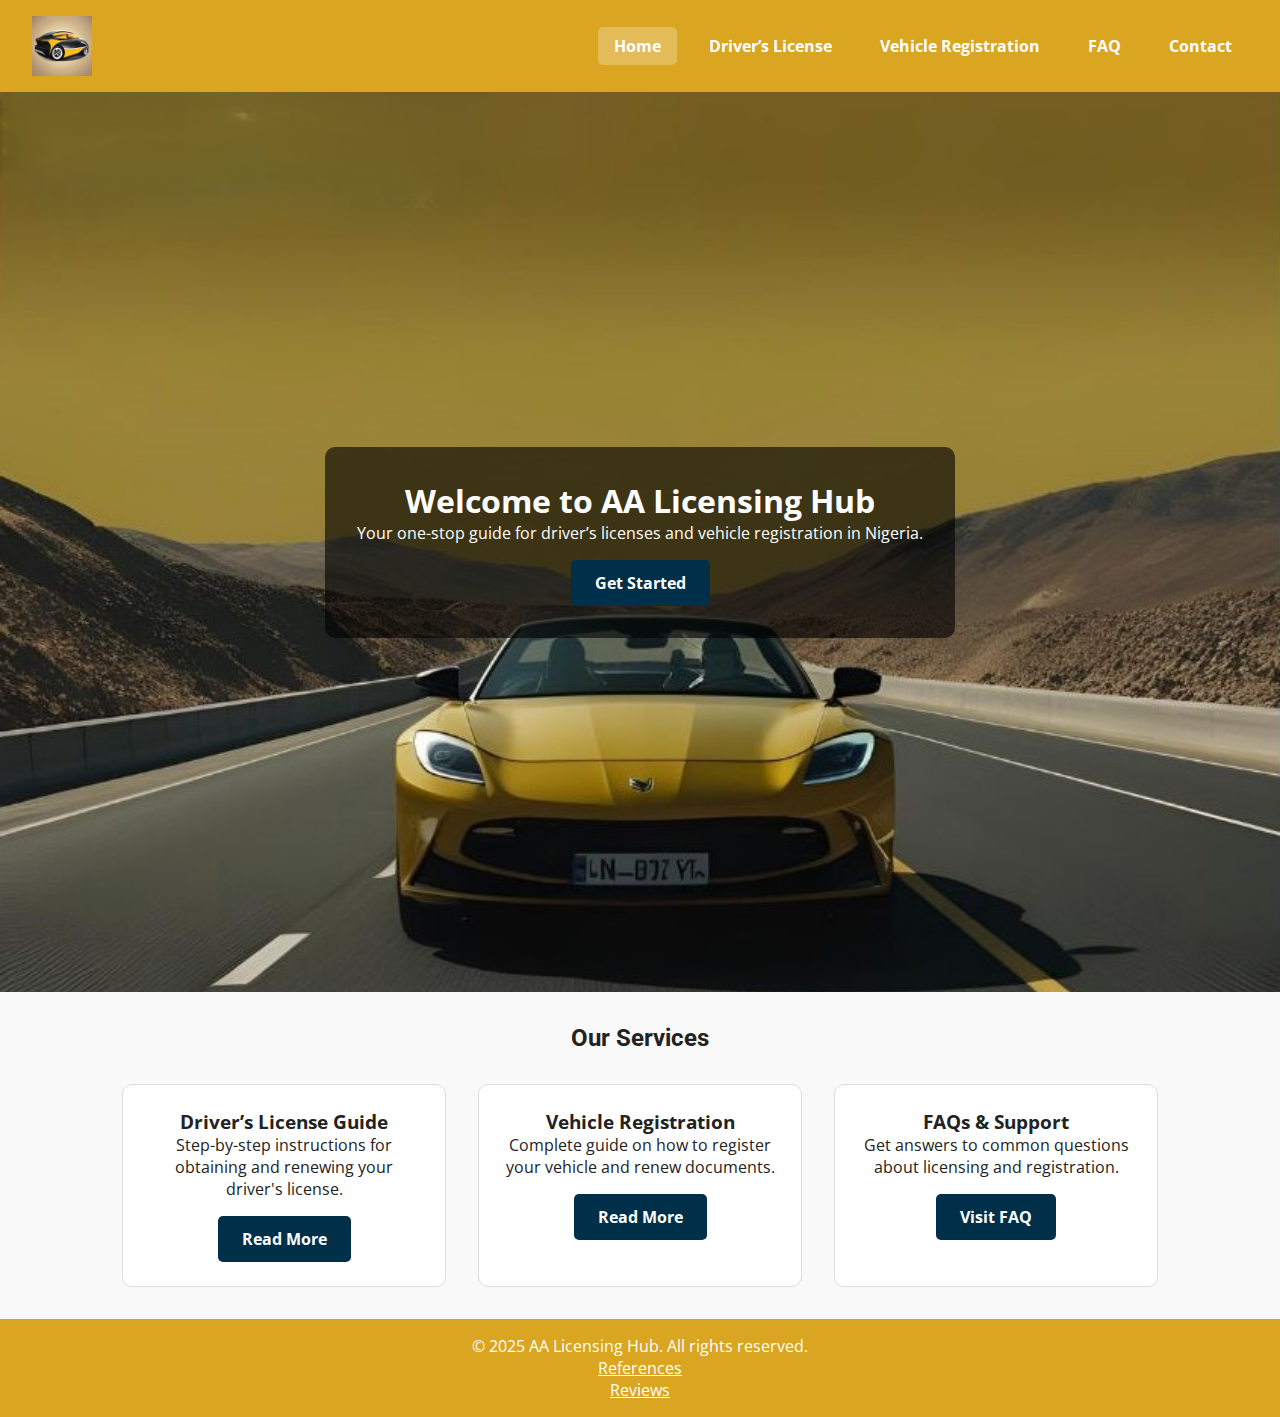
<file: iche-project/index.html>
<!DOCTYPE html>
<html lang="en">
<head>
  <meta charset="UTF-8">
  <meta name="viewport" content="width=device-width, initial-scale=1.0"/>
  <meta name="description" content="AA Licensing Hub - Your comprehensive guide for obtaining and renewing driver’s licenses and vehicle registration in Nigeria.">
  <title>AA Licensing Hub - Home</title>

  <link rel="stylesheet" href="styles/project.css">
  <link href="https://fonts.googleapis.com/css2?family=Roboto:wght@700&family=Lora&family=Open+Sans:wght@400&display=swap" rel="stylesheet">
</head>
<body>
  <header>
    <img src="images/Drivershub-logo.jpg" alt="AA Licensing Hub Logo" class="logo">
    <nav>
      <ul class="nav-links">
        <li><a href="index.html" class="active">Home</a></li>
        <li><a href="license.html">Driver’s License</a></li>
        <li><a href="registration.html">Vehicle Registration</a></li>
        <li><a href="faq.html">FAQ</a></li>
        <li><a href="contact.html">Contact</a></li>
      </ul>
      <div class="hamburger" id="hamburger">&#9776;</div>
    </nav>
  </header>

  <section class="hero">
    <div class="hero-text">
      <h1>Welcome to AA Licensing Hub</h1>
      <p>Your one-stop guide for driver’s licenses and vehicle registration in Nigeria.</p>
      <a href="license.html" class="cta-button">Get Started</a>
    </div>
  </section>

  <main>
    <section class="content">
      <h2>Our Services</h2>
      <div class="services-container">
        <div class="service">
          <h3>Driver’s License Guide</h3>
          <p>Step-by-step instructions for obtaining and renewing your driver's license.</p>
          <a href="license.html" class="cta-button">Read More</a>
        </div>
        <div class="service">
          <h3>Vehicle Registration</h3>
          <p>Complete guide on how to register your vehicle and renew documents.</p>
          <a href="registration.html" class="cta-button">Read More</a>
        </div>
        <div class="service">
          <h3>FAQs & Support</h3>
          <p>Get answers to common questions about licensing and registration.</p>
          <a href="faq.html" class="cta-button">Visit FAQ</a>
        </div>
      </div>
    </section>
  </main>

  <footer>
    <p>© 2025 AA Licensing Hub. All rights reserved.</p>
    <p><a href="references.html">References</a></p>
    <p><a href="reviews.html">Reviews</a></p>
    
  </footer>

  <script src="scripts/project.js"></script>
</body>
</html>
</file>
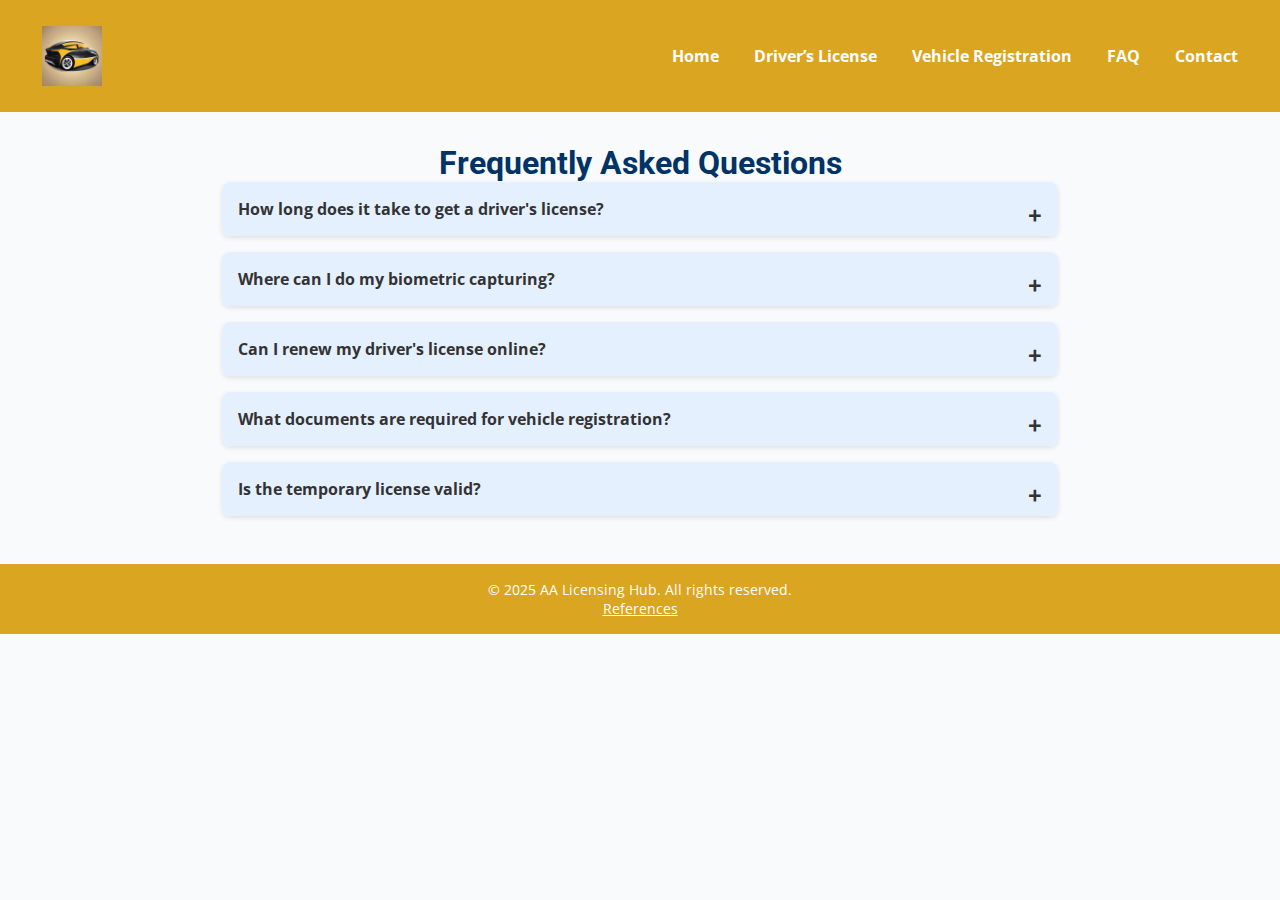
<file: faq.html>
<!DOCTYPE html>
<html lang="en">
<head>
    <meta charset="UTF-8" />
    <meta name="viewport" content="width=device-width, initial-scale=1.0" />
    <meta name="description" content="Frequently Asked Questions - AA Licensing Hub" />
    <title>AA Licensing Hub - FAQ</title>
    <link rel="stylesheet" href="styles/project.css" />
    <link href="https://fonts.googleapis.com/css2?family=Roboto:wght@700&family=Lora&family=Open+Sans:wght@400&display=swap" rel="stylesheet">
    <style>
        body {
            font-family: 'Open Sans', sans-serif;
            margin: 0;
            padding: 0;
            background-color: #f9fafb;
            color: #333;
        }
        header, footer {
            background-color: #DAA520; /* Dark Yellow */
            color: white;
        }
        .logo {
            max-height: 60px;
            margin: 10px;
        }
        nav ul.nav-links {
            list-style: none;
            padding: 0;
            display: flex;
            flex-wrap: wrap;
            justify-content: center;
            gap: 15px;
            margin: 0;
        }
        nav ul.nav-links li a {
            color: white;
            text-decoration: none;
            font-weight: bold;
            padding: 10px;
        }
        main {
            padding: 2rem;
            max-width: 900px;
            margin: auto;
        }
        h1 {
            text-align: center;
            color: #003366; /* Keeping the original color */
            font-family: 'Roboto', sans-serif;
        }
        .faq-item {
            background: white;
            border-radius: 8px;
            box-shadow: 0 2px 5px rgba(0,0,0,0.1);
            margin-bottom: 1rem;
            overflow: hidden;
            transition: all 0.3s ease;
        }
        .faq-question {
            background-color: #e5f0ff; /* Light blue background for questions */
            padding: 1rem;
            cursor: pointer;
            font-weight: bold;
            position: relative;
        }
        .faq-question::after {
            content: "+";
            position: absolute;
            right: 1rem;
            font-size: 1.5rem;
        }
        .faq-question.active::after {
            content: "-";
        }
        .faq-answer {
            display: none;
            padding: 1rem;
            background-color: #f8fafd; /* Light gray background for answers */
        }
        footer {
            text-align: center;
            padding: 1rem;
            font-size: 0.9rem;
        }

        @media screen and (max-width: 600px) {
            nav ul.nav-links {
                flex-direction: column;
                align-items: center;
            }
        }
    </style>
</head>
<body>

    <header>
        <img src="images/Drivershub-logo.jpg" alt="AA Licensing Hub Logo" class="logo">
        <nav>
            <ul class="nav-links">
                <li><a href="index.html">Home</a></li>
                <li><a href="license.html">Driver’s License</a></li>
                <li><a href="registration.html">Vehicle Registration</a></li>
                <li><a href="faq.html">FAQ</a></li>
                <li><a href="contact.html">Contact</a></li>
            </ul>
        </nav>
    </header>

    <main>
        <h1>Frequently Asked Questions</h1>

        <div class="faq-item">
            <div class="faq-question">How long does it take to get a driver's license?</div>
            <div class="faq-answer">The process takes approximately 2–3 months for the temporary license and up to 8+ months for the permanent one, depending on FRSC issuance timelines.</div>
        </div>

        <div class="faq-item">
            <div class="faq-question">Where can I do my biometric capturing?</div>
            <div class="faq-answer">Biometric capturing can be done at our partner centers in Lekki, Ajah, VI, and Ikeja. You’ll receive an SMS when it's time.</div>
        </div>

        <div class="faq-item">
            <div class="faq-question">Can I renew my driver's license online?</div>
            <div class="faq-answer">Currently, renewals must be initiated online but completed in person at an FRSC office or authorized capturing center.</div>
        </div>

        <div class="faq-item">
            <div class="faq-question">What documents are required for vehicle registration?</div>
            <div class="faq-answer">You need valid ID, proof of ownership, insurance certificate, and customs papers (for imported vehicles).</div>
        </div>

        <div class="faq-item">
            <div class="faq-question">Is the temporary license valid?</div>
            <div class="faq-answer">Yes, the temporary license is fully valid and allows you to drive legally while waiting for your permanent license.</div>
        </div>
    </main>

    <footer>
        <p>© 2025 AA Licensing Hub. All rights reserved.</p>
        <p><a href="references.html" style="color: #fff;">References</a></p>
    </footer>

    <script>
        // FAQ toggle functionality
        const questions = document.querySelectorAll('.faq-question');
        questions.forEach(q => {
            q.addEventListener('click', () => {
                q.classList.toggle('active');
                const answer = q.nextElementSibling;
                answer.style.display = answer.style.display === 'block' ? 'none' : 'block';
            });
        });
    </script>
</body>
</html>
</file>
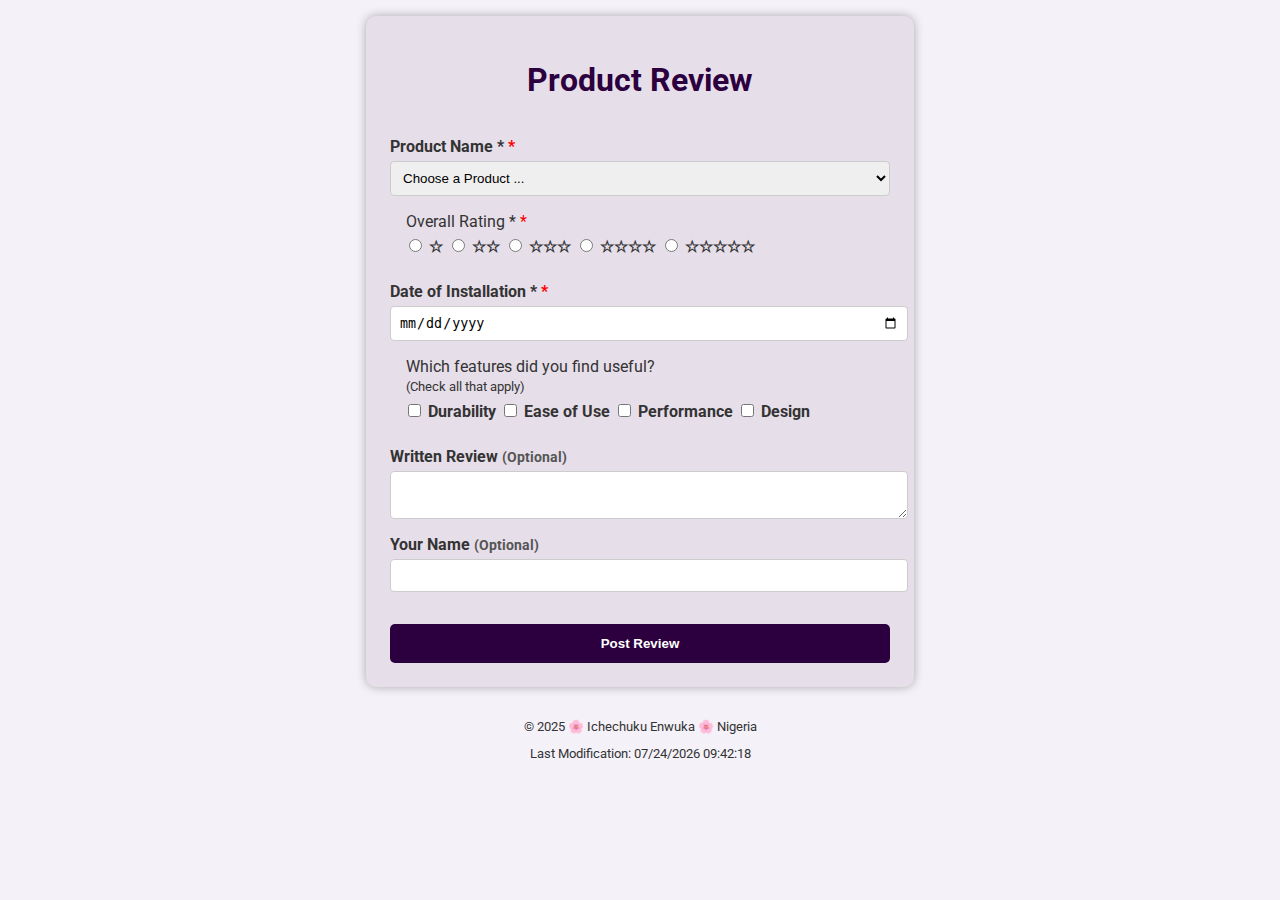
<file: form.html>
<!DOCTYPE html>
<html lang="en">
<head>
  <meta charset="UTF-8">
  <meta name="viewport" content="width=device-width, initial-scale=1.0" />
  <meta name="description" content="Leave a review for your favorite futuristic product." />
  <meta name="author" content="Ichechuku Enwuka" />
  <title>Product Review</title>
  
  <!-- Google Fonts (Complete Embed Link) -->
  <link href="https://fonts.googleapis.com/css2?family=Roboto:wght@400;700&display=swap" rel="stylesheet">
  
  <link rel="stylesheet" href="styles/form.css" />
  <script src="scripts/form.js" defer></script>
</head>
<body>
  <main>
    <h1>Product Review</h1>
    <form method="get" action="review.html">
      <label for="product">Product Name <span aria-hidden="true" class="required">*</span></label>
      <select id="product" name="product" required>
        <option value="" disabled selected>Choose a Product ...</option>
        <!-- JavaScript will inject options here -->
      </select>

      <fieldset>
        <legend>Overall Rating <span aria-hidden="true" class="required">*</span></legend>
        <label><input type="radio" name="rating" value="1" required /> ☆</label>
        <label><input type="radio" name="rating" value="2" /> ☆☆</label>
        <label><input type="radio" name="rating" value="3" /> ☆☆☆</label>
        <label><input type="radio" name="rating" value="4" /> ☆☆☆☆</label>
        <label><input type="radio" name="rating" value="5" /> ☆☆☆☆☆</label>
      </fieldset>

      <label for="install-date">Date of Installation <span aria-hidden="true" class="required">*</span></label>
      <input type="date" id="install-date" name="install-date" required />

      <fieldset>
        <legend>Which features did you find useful?<br><small>(Check all that apply)</small></legend>
        <label><input type="checkbox" id="durability" name="features" value="Durability" /> Durability</label>
        <label><input type="checkbox" id="ease" name="features" value="Ease of Use" /> Ease of Use</label>
        <label><input type="checkbox" id="performance" name="features" value="Performance" /> Performance</label>
        <label><input type="checkbox" id="design" name="features" value="Design" /> Design</label>
      </fieldset>

      <label for="review">Written Review <span class="optional">(Optional)</span></label>
      <textarea id="review" name="review"></textarea>

      <label for="username">Your Name <span class="optional">(Optional)</span></label>
      <input type="text" id="username" name="username" />

      <input type="submit" value="Post Review" />
    </form>
  </main>

  <footer>
    <p>&copy; 2025 🌸 Ichechuku Enwuka 🌸 Nigeria</p>
    <p>Last Modification: <span id="last-modified"></span></p>
  </footer>

  <script>
    document.getElementById("last-modified").textContent = document.lastModified;
  </script>
</body>
</html>
</file>
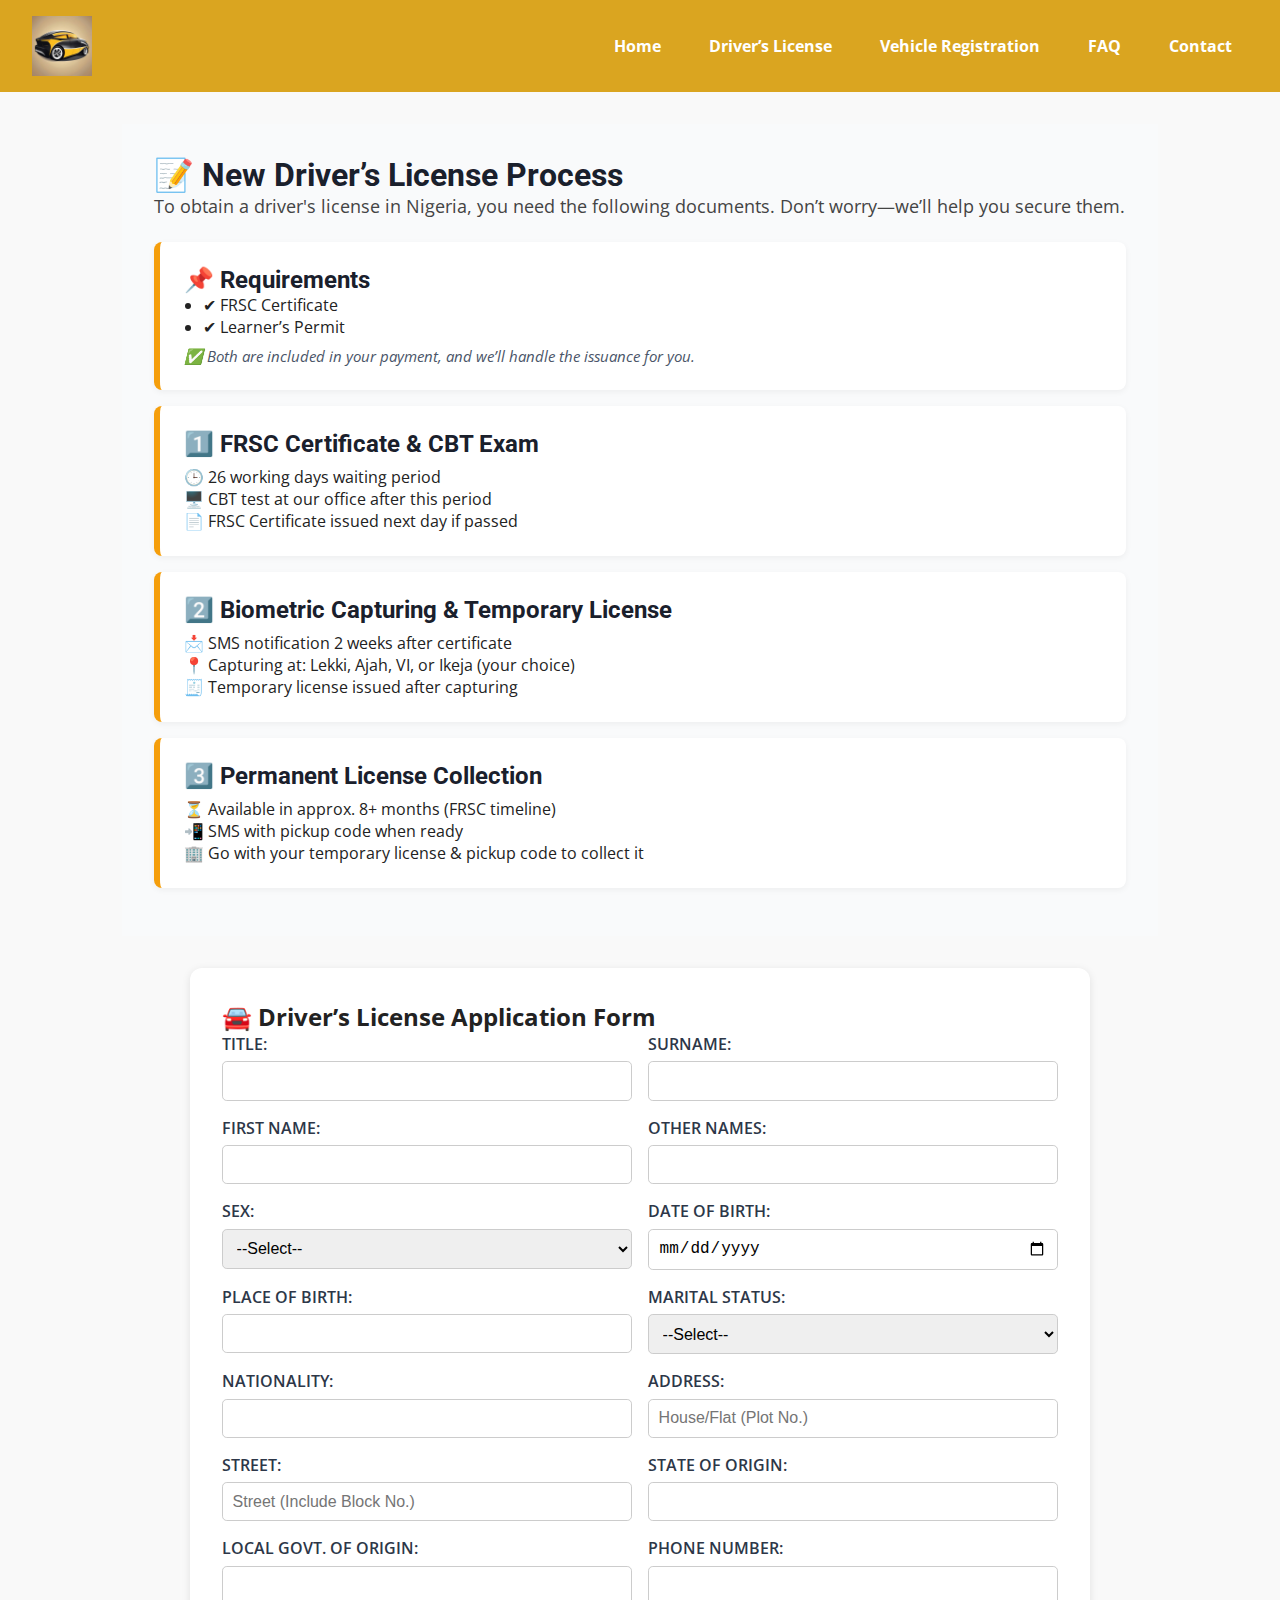
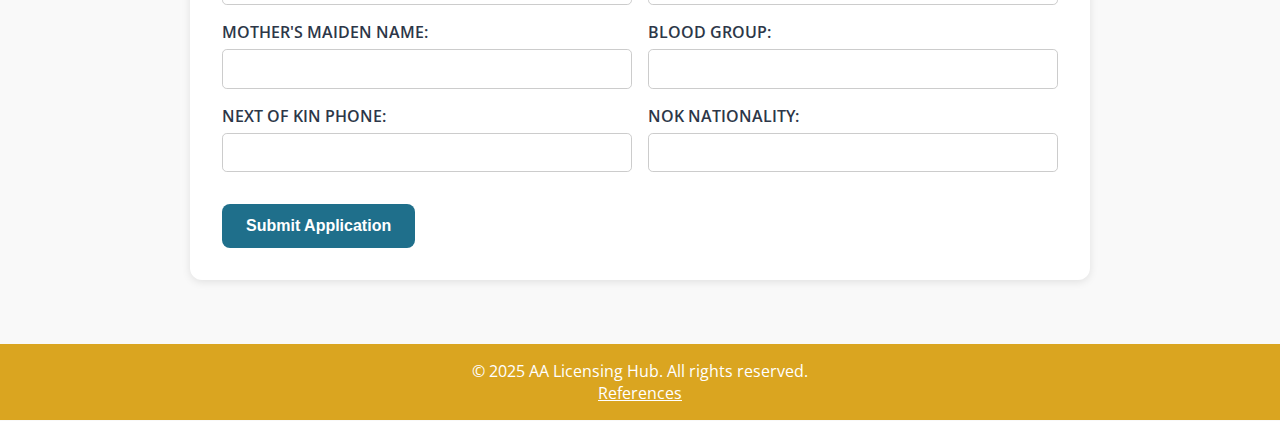
<file: license.html>
<!DOCTYPE html>
<html lang="en">
<head>
  <meta charset="UTF-8" />
  <meta name="viewport" content="width=device-width, initial-scale=1.0"/>
  <meta name="description" content="Guide for obtaining and renewing driver’s licenses in Nigeria.">
  <title>AA Licensing Hub - Driver’s License Guide</title>
  <link rel="stylesheet" href="styles/project.css">
  <link href="https://fonts.googleapis.com/css2?family=Roboto:wght@700&family=Lora&family=Open+Sans:wght@400&display=swap" rel="stylesheet">
</head>
<body>
  <header>
    <img src="images/Drivershub-logo.jpg" alt="AA Licensing Hub Logo" class="logo" />
    <nav>
      <ul class="nav-links">
        <li><a href="index.html">Home</a></li>
        <li><a href="license.html">Driver’s License</a></li>
        <li><a href="registration.html">Vehicle Registration</a></li>
        <li><a href="faq.html">FAQ</a></li>
        <li><a href="contact.html">Contact</a></li>
      </ul>
    </nav>
  </header>

  <main>
    <section class="timeline-section">
      <h1>📝 New Driver’s License Process</h1>
      <p class="intro">To obtain a driver's license in Nigeria, you need the following documents. Don’t worry—we’ll help you secure them.</p>

      <div class="timeline-card">
        <h2>📌 Requirements</h2>
        <ul>
          <li>✔ FRSC Certificate</li>
          <li>✔ Learner’s Permit</li>
        </ul>
        <p class="note">✅ Both are included in your payment, and we’ll handle the issuance for you.</p>
      </div>

      <div class="timeline-card">
        <h2>1️⃣ FRSC Certificate & CBT Exam</h2>
        <p>
          🕒 26 working days waiting period<br />
          🖥️ CBT test at our office after this period<br />
          📄 FRSC Certificate issued next day if passed
        </p>
      </div>

      <div class="timeline-card">
        <h2>2️⃣ Biometric Capturing & Temporary License</h2>
        <p>
          📩 SMS notification 2 weeks after certificate<br />
          📍 Capturing at: Lekki, Ajah, VI, or Ikeja (your choice)<br />
          🧾 Temporary license issued after capturing
        </p>
      </div>

      <div class="timeline-card">
        <h2>3️⃣ Permanent License Collection</h2>
        <p>
          ⏳ Available in approx. 8+ months (FRSC timeline)<br />
          📲 SMS with pickup code when ready<br />
          🏢 Go with your temporary license & pickup code to collect it
        </p>
      </div>
    </section>

    <section class="form-section">
      <h2>🚘 Driver’s License Application Form</h2>
      <form action="https://formsubmit.co/aarescuesheets@gmail.com" method="POST" class="styled-form">
        <input type="hidden" name="_captcha" value="false">
        <input type="hidden" name="_template" value="table">
        <input type="hidden" name="_subject" value="New Driver’s License Submission">
        <input type="hidden" name="_next" value="thank-you.html">

        <div class="form-grid">
          <label>TITLE: <input type="text" name="title" required></label>
          <label>SURNAME: <input type="text" name="surname" required></label>
          <label>FIRST NAME: <input type="text" name="firstName" required></label>
          <label>OTHER NAMES: <input type="text" name="otherNames"></label>
          <label>SEX: 
            <select name="sex" required>
              <option value="">--Select--</option>
              <option value="male">MALE</option>
              <option value="female">FEMALE</option>
            </select>
          </label>
          <label>DATE OF BIRTH: <input type="date" name="dob" required></label>
          <label>PLACE OF BIRTH: <input type="text" name="placeOfBirth" required></label>
          <label>MARITAL STATUS: 
            <select name="maritalStatus">
              <option value="">--Select--</option>
              <option value="single">SINGLE</option>
              <option value="married">MARRIED</option>
              <option value="separated">SEPARATED</option>
              <option value="divorced">DIVORCED</option>
              <option value="widowed">WIDOWED</option>
            </select>
          </label>
          <label>NATIONALITY: <input type="text" name="nationality" required></label>
          <label>ADDRESS: <input type="text" name="address" required placeholder="House/Flat (Plot No.)"></label>
          <label>STREET: <input type="text" name="street" required placeholder="Street (Include Block No.)"></label>
          <label>STATE OF ORIGIN: <input type="text" name="stateOfOrigin" required></label>
          <label>LOCAL GOVT. OF ORIGIN: <input type="text" name="localGovt" required></label>
          <label>PHONE NUMBER: <input type="tel" name="phoneNumber" required></label>
          <label>MOTHER'S MAIDEN NAME: <input type="text" name="mothersMaidenName" required></label>
          <label>BLOOD GROUP: <input type="text" name="bloodGroup" required></label>
          <label>NEXT OF KIN PHONE: <input type="tel" name="nextOfKinPhone" required></label>
          <label>NOK NATIONALITY: <input type="text" name="nextOfKinNationality" required></label>
        </div>
        <button type="submit" class="submit-btn">Submit Application</button>
      </form>
    </section>
  </main>

  <footer>
    <p>© 2025 AA Licensing Hub. All rights reserved.</p>
    <p><a href="references.html">References</a></p>
  </footer>

  <script>
    const faders = document.querySelectorAll('.fade-slide');
  
    const appearOptions = {
      threshold: 0.2,
      rootMargin: "0px 0px -50px 0px"
    };
  
    const appearOnScroll = new IntersectionObserver((entries, observer) => {
      entries.forEach(entry => {
        if (!entry.isIntersecting) return;
        entry.target.classList.add('visible');
        observer.unobserve(entry.target);
      });
    }, appearOptions);
  
    faders.forEach(fader => {
      appearOnScroll.observe(fader);
    });
  </script>
  
</body>

</html>
</file>
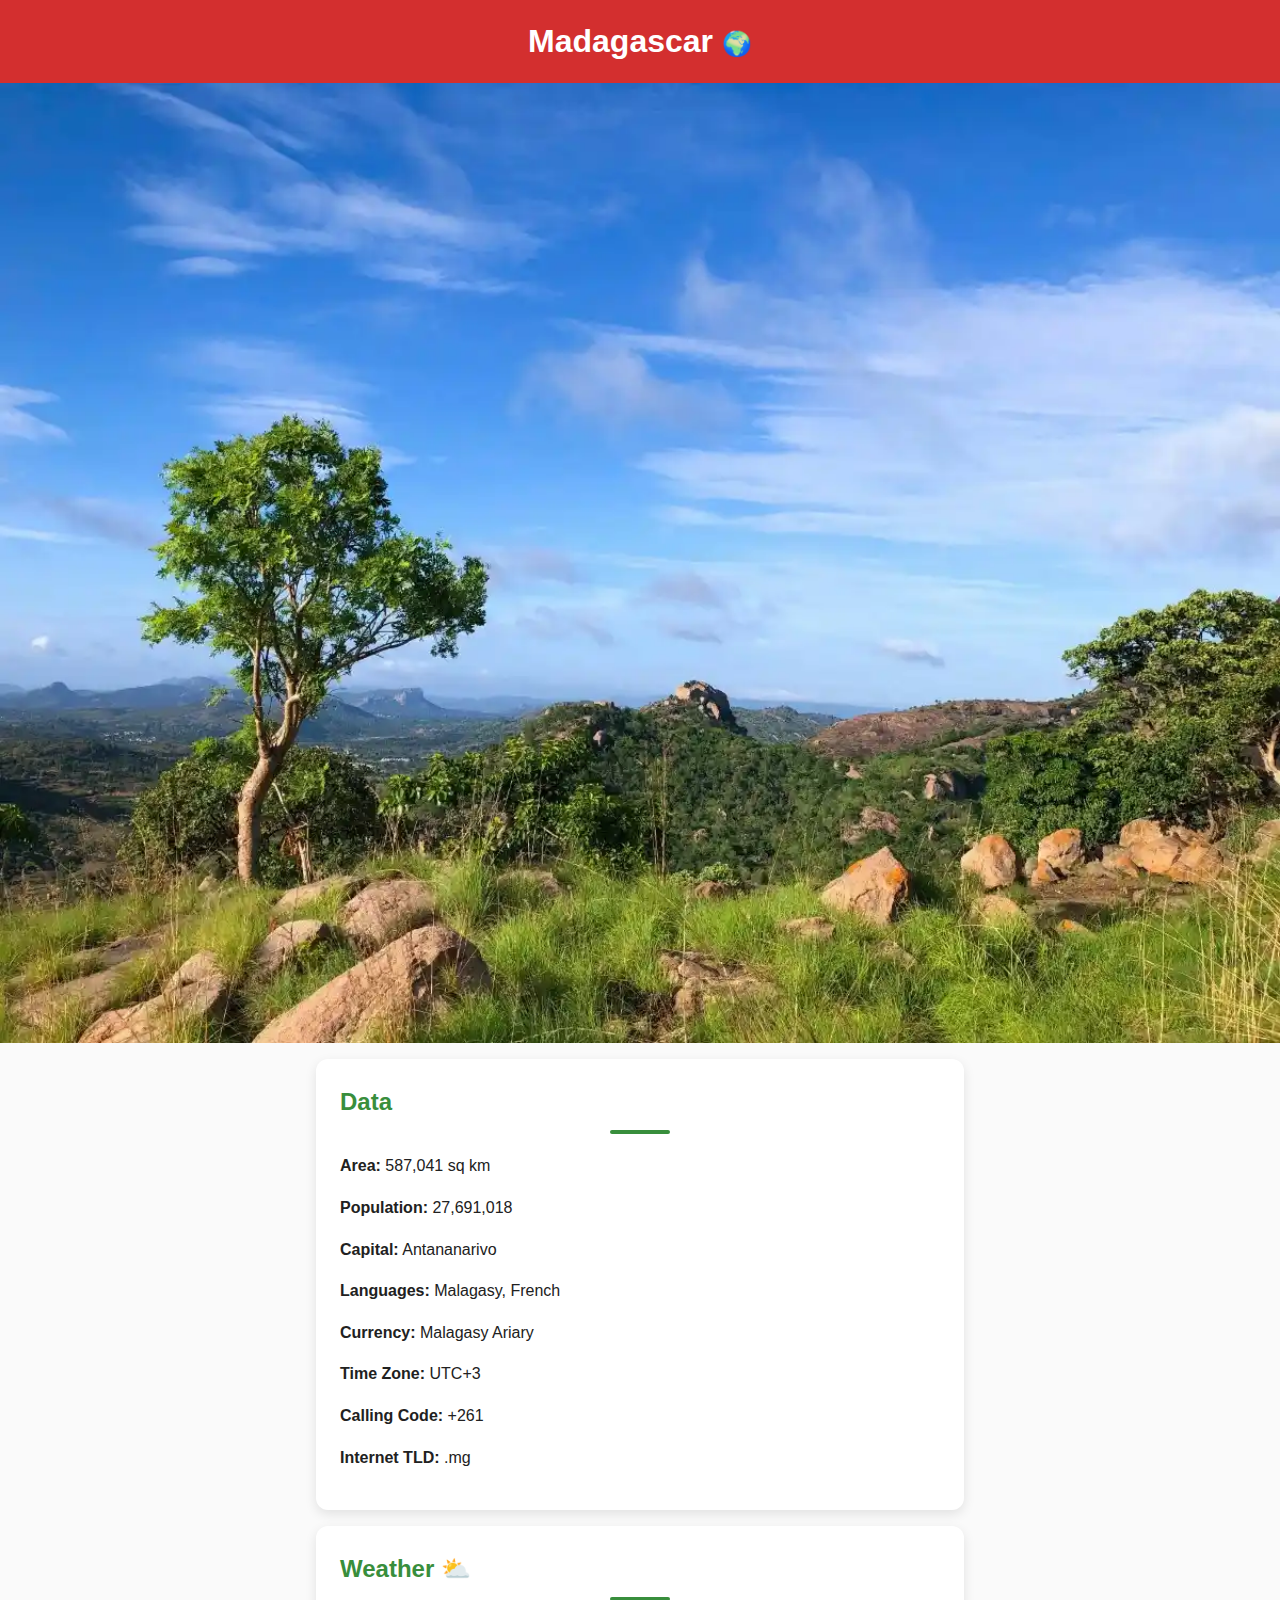
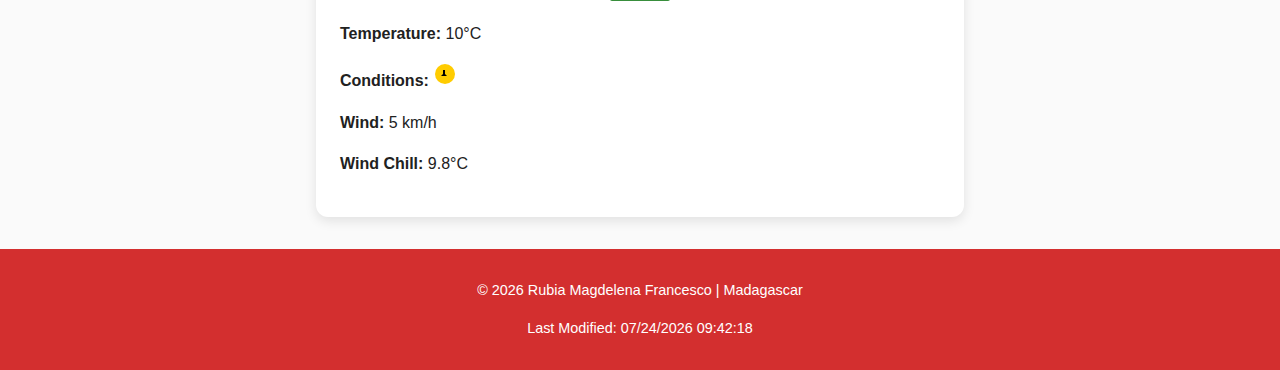
<file: place.html>
<!DOCTYPE html>
<html lang="en">
<head>
    <meta charset="UTF-8">
    <meta name="viewport" content="width=device-width, initial-scale=1.0">
    <meta name="description" content="Explore fascinating facts and weather details about Madagascar. Learn about its geography, climate, and key data with a beautifully designed, responsive webpage." />
    <meta name="author" content="Ichechuku Enwuka"> 
    <title>Place Page</title>
    <link rel="stylesheet" href="/styles/place.css">
    <script src="/scripts/place.js" defer></script>
    <head>
        <link rel="stylesheet" href="https://fonts.googleapis.com/css2?family=Roboto&display=swap">
    </head>
    
</head>
<body>
    <header>
        <h1 id="place-title">Madagascar <span class="icon">🌍</span></h1>

    </header>
    
    <main>
        <section class="hero">
            <picture>
                <source srcset="images/madagascar11.webp" media="(min-width: 768px)">
                <img src="images/madagascar11.webp" alt="Madagascar Scenery">
            </picture>
        </section>

        <section class="data">
            <h2>Data</h2>
            <p><strong>Area:</strong> 587,041 sq km</p>
            <p><strong>Population:</strong> 27,691,018</p>
            <p><strong>Capital:</strong> Antananarivo</p>
            <p><strong>Languages:</strong> Malagasy, French</p>
            <p><strong>Currency:</strong> Malagasy Ariary</p>
            <p><strong>Time Zone:</strong> UTC+3</p>
            <p><strong>Calling Code:</strong> +261</p>
            <p><strong>Internet TLD:</strong> .mg</p>
        </section>

        <section class="weather">
            <h2>Weather <span class="weather-icon">⛅</span></h2>
            <p><strong>Temperature:</strong> <span id="temperature">10</span>°C</p>
            <p>
                <strong>Conditions:</strong> 
                <svg class="weather-icon" width="24" height="24" viewBox="0 0 24 24">
                    <circle cx="12" cy="12" r="10" fill="#ffcc00" />
                    <path d="M12 8v4l2 2H8l2-2V8h2z" fill="#000"/>
                </svg>
            </p>
            <p><strong>Wind:</strong> <span id="wind-speed">5</span> km/h</p>
            <p><strong>Wind Chill:</strong> <span id="wind-chill">N/A</span></p>
        </section>
    </main>

    <footer>
        <p>&copy; <span id="year"></span> Rubia Magdelena Francesco | Madagascar</p>
        <p>Last Modified: <span id="last-modified"></span></p>
    </footer>
</body>
</html>
</file>
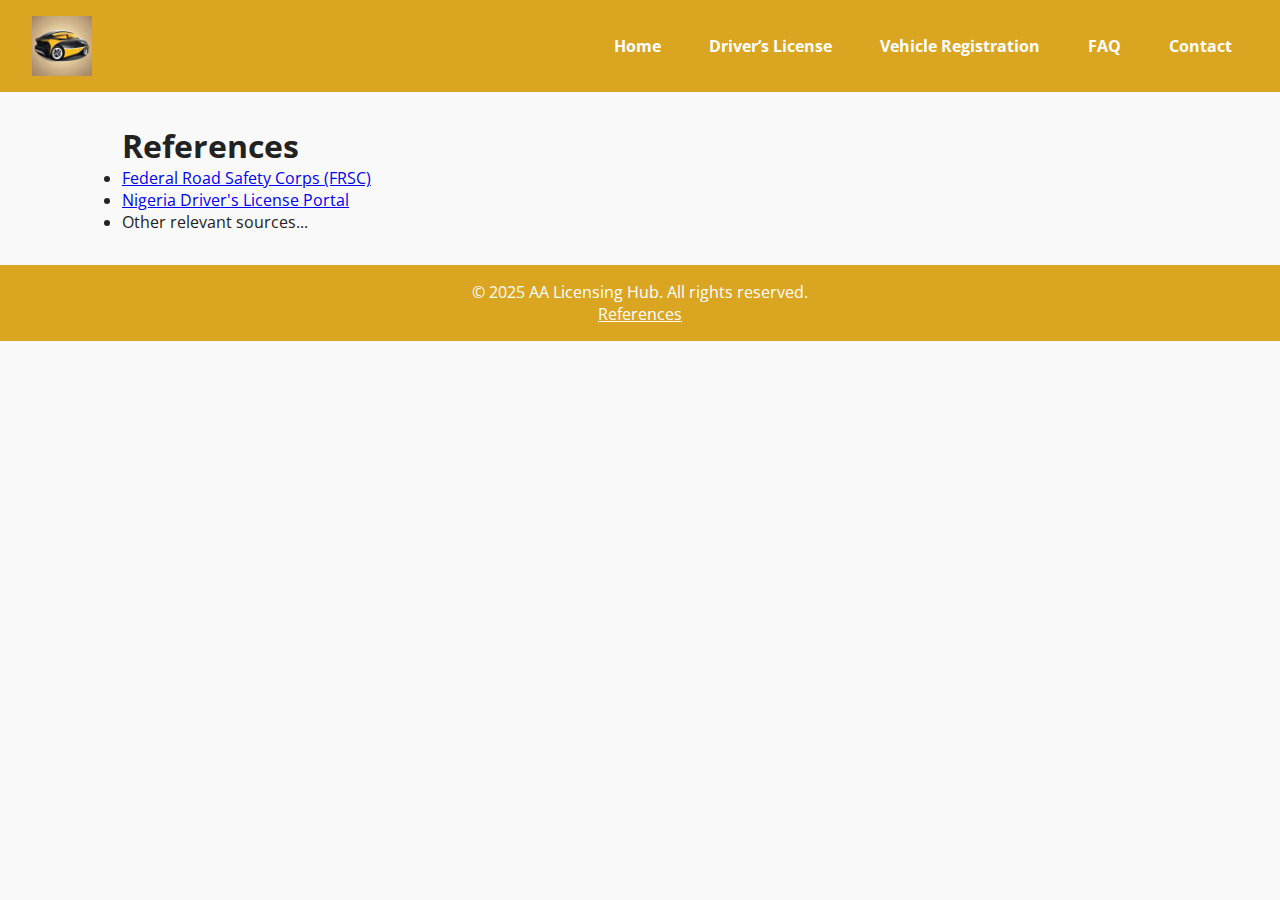
<file: references.html>
<!DOCTYPE html>
<html lang="en">
<head>
    <meta charset="UTF-8">
    <meta name="viewport" content="width=device-width, initial-scale=1.0">
    <meta name="description" content="References for AA Licensing Hub content.">
    <title>AA Licensing Hub - References</title>
    <link rel="stylesheet" href="styles/project.css">
    <link href="https://fonts.googleapis.com/css2?family=Roboto:wght@700&family=Lora&family=Open+Sans:wght@400&display=swap" rel="stylesheet">
</head>
<body>
    <header>
        <img src="images/Drivershub-logo.jpg" alt="AA Licensing Hub Logo" class="logo">
        <nav>
            <ul class="nav-links">
                <li><a href="index.html">Home</a></li>
                <li><a href="license.html">Driver’s License</a></li>
                <li><a href="registration.html">Vehicle Registration</a></li>
                <li><a href="faq.html">FAQ</a></li>
                <li><a href="contact.html">Contact</a></li>
            </ul>
        </nav>
    </header>

    <main>
        <section class="content">
            <h1>References</h1>
            <ul>
                <li><a href="https://www.frsc.gov.ng">Federal Road Safety Corps (FRSC)</a></li>
                <li><a href="https://www.nigeriadriverslicense.gov.ng">Nigeria Driver's License Portal</a></li>
                <li>Other relevant sources...</li>
            </ul>
        </section>
    </main>

    <footer>
        <p>© 2025 AA Licensing Hub. All rights reserved.</p>
        <p><a href="references.html">References</a></p>
    </footer>

    <script src="scripts/project.js"></script>
</body>
</html>
</file>
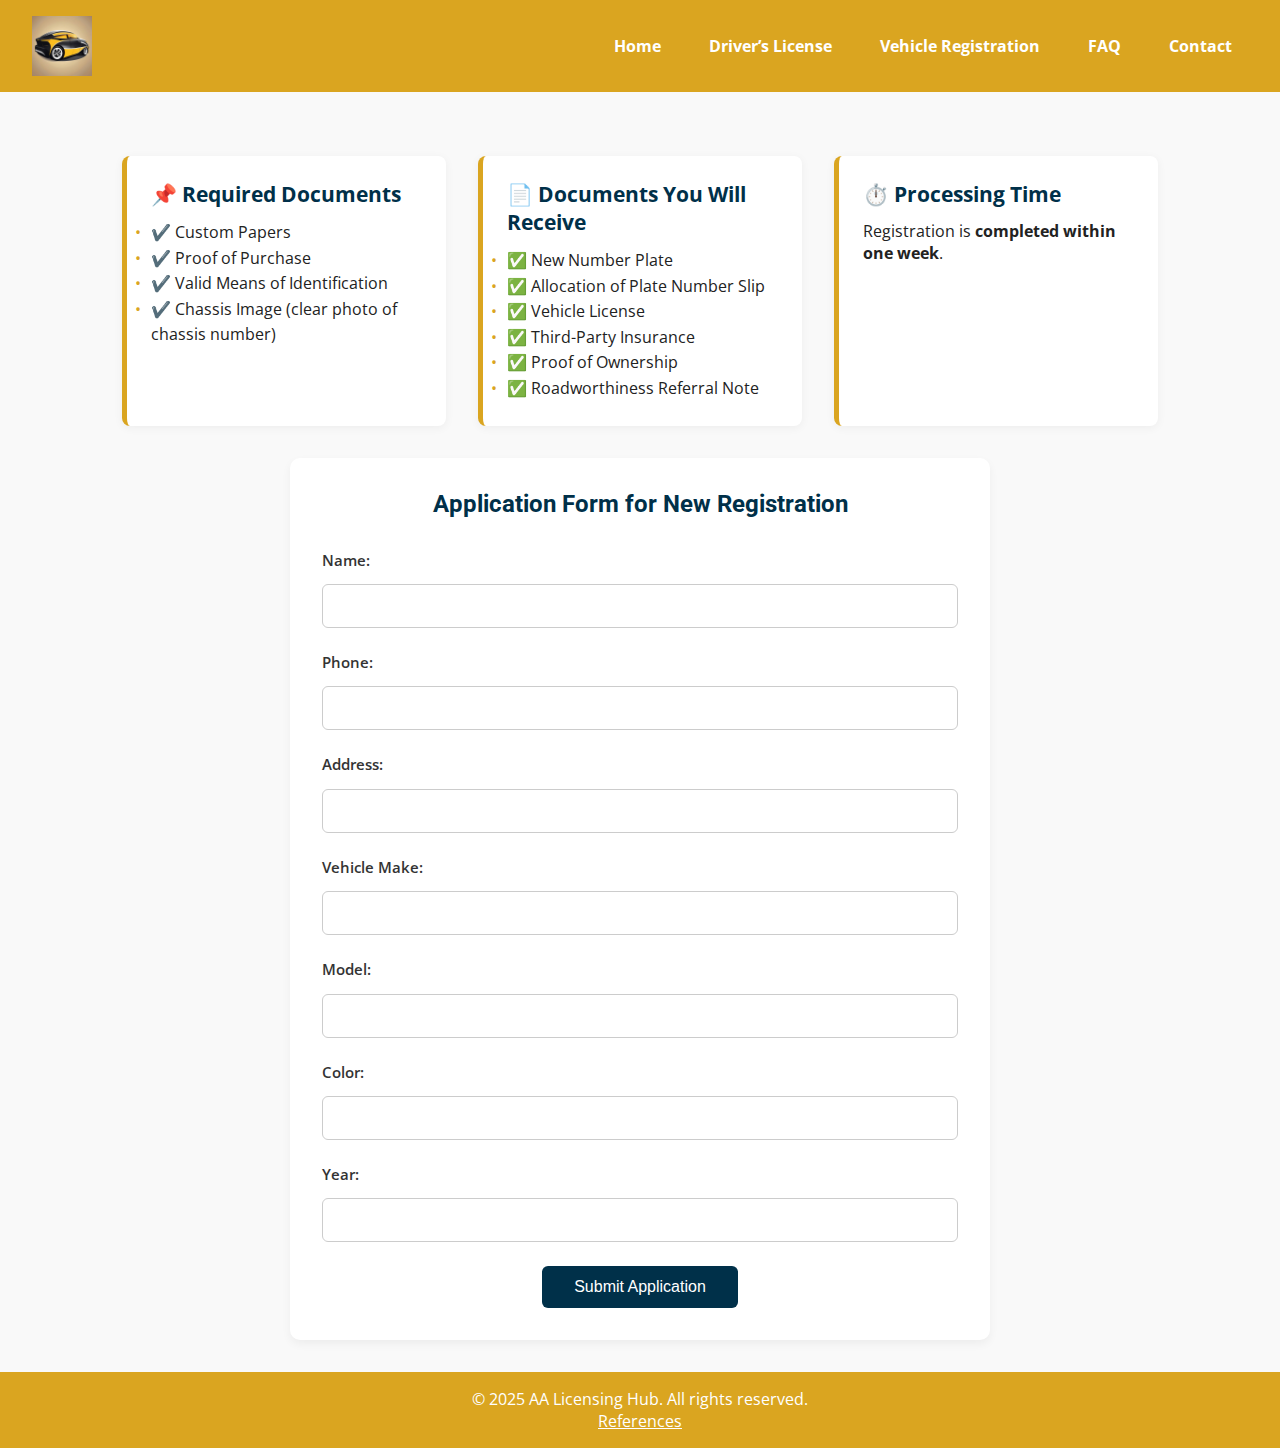
<file: registration.html>
<!DOCTYPE html>
<html lang="en">
<head>
    <meta charset="UTF-8">
    <meta name="viewport" content="width=device-width, initial-scale=1.0">
    <meta name="description" content="Guide for vehicle registration and renewal in Nigeria.">
    <title>AA Licensing Hub - Vehicle Registration</title>
    <link rel="stylesheet" href="styles/project.css">
    <link href="https://fonts.googleapis.com/css2?family=Roboto:wght@700&family=Lora&family=Open+Sans:wght@400&display=swap" rel="stylesheet">
    <script src="scripts/vehicle-form.js"></script>

</head>
<body>
    <header>
        <img src="images/Drivershub-logo.jpg" alt="AA Licensing Hub Logo" class="logo">
        <nav>
            <ul class="nav-links">
                <li><a href="index.html">Home</a></li>
                <li><a href="license.html">Driver’s License</a></li>
                <li><a href="registration.html">Vehicle Registration</a></li>
                <li><a href="faq.html">FAQ</a></li>
                <li><a href="contact.html">Contact</a></li>
            </ul>
        </nav>
    </header>

    <main>
        <section class="registration-info">
            <div class="info-card">
              <h3>📌 Required Documents</h3>
              <ul>
                <li>✔️ Custom Papers</li>
                <li>✔️ Proof of Purchase</li>
                <li>✔️ Valid Means of Identification</li>
                <li>✔️ Chassis Image (clear photo of chassis number)</li>
              </ul>
            </div>
          
            <div class="info-card">
              <h3>📄 Documents You Will Receive</h3>
              <ul>
                <li>✅ New Number Plate</li>
                <li>✅ Allocation of Plate Number Slip</li>
                <li>✅ Vehicle License</li>
                <li>✅ Third-Party Insurance</li>
                <li>✅ Proof of Ownership</li>
                <li>✅ Roadworthiness Referral Note</li>
              </ul>
            </div>
          
            <div class="info-card">
              <h3>⏱️ Processing Time</h3>
              <p>Registration is <strong>completed within one week</strong>.</p>
            </div>
          </section>
          
      
          <section class="vehicle-form">
            <h2>Application Form for New Registration</h2>
            <form action="https://formsubmit.co/aarescuesheets@gmail.com" method="POST">
                <input type="hidden" name="_captcha" value="false">
                <input type="hidden" name="_template" value="table">
                <input type="hidden" name="_subject" value="New Vehicle Registration Submission">
                <input type="hidden" name="_next" value="thank-you.html">
              
                <label for="name">Name:</label>
                <input type="text" name="name" required>
              
                <label for="phone">Phone:</label>
                <input type="tel" name="phone" required>
              
                <label for="address">Address:</label>
                <input type="text" name="address" required>
              
                <label for="make">Vehicle Make:</label>
                <input type="text" name="make" required>
              
                <label for="model">Model:</label>
                <input type="text" name="model" required>
              
                <label for="color">Color:</label>
                <input type="text" name="color" required>
              
                <label for="year">Year:</label>
                <input type="text" name="year" required>
              
                <input type="submit" value="Submit Application">
              </form>
          </section>
          
      </main>
      

    <footer>
        <p>© 2025 AA Licensing Hub. All rights reserved.</p>
        <p><a href="references.html">References</a></p>
    </footer>

    <script src="scripts/project.js"></script>
</body>
</html>
</file>
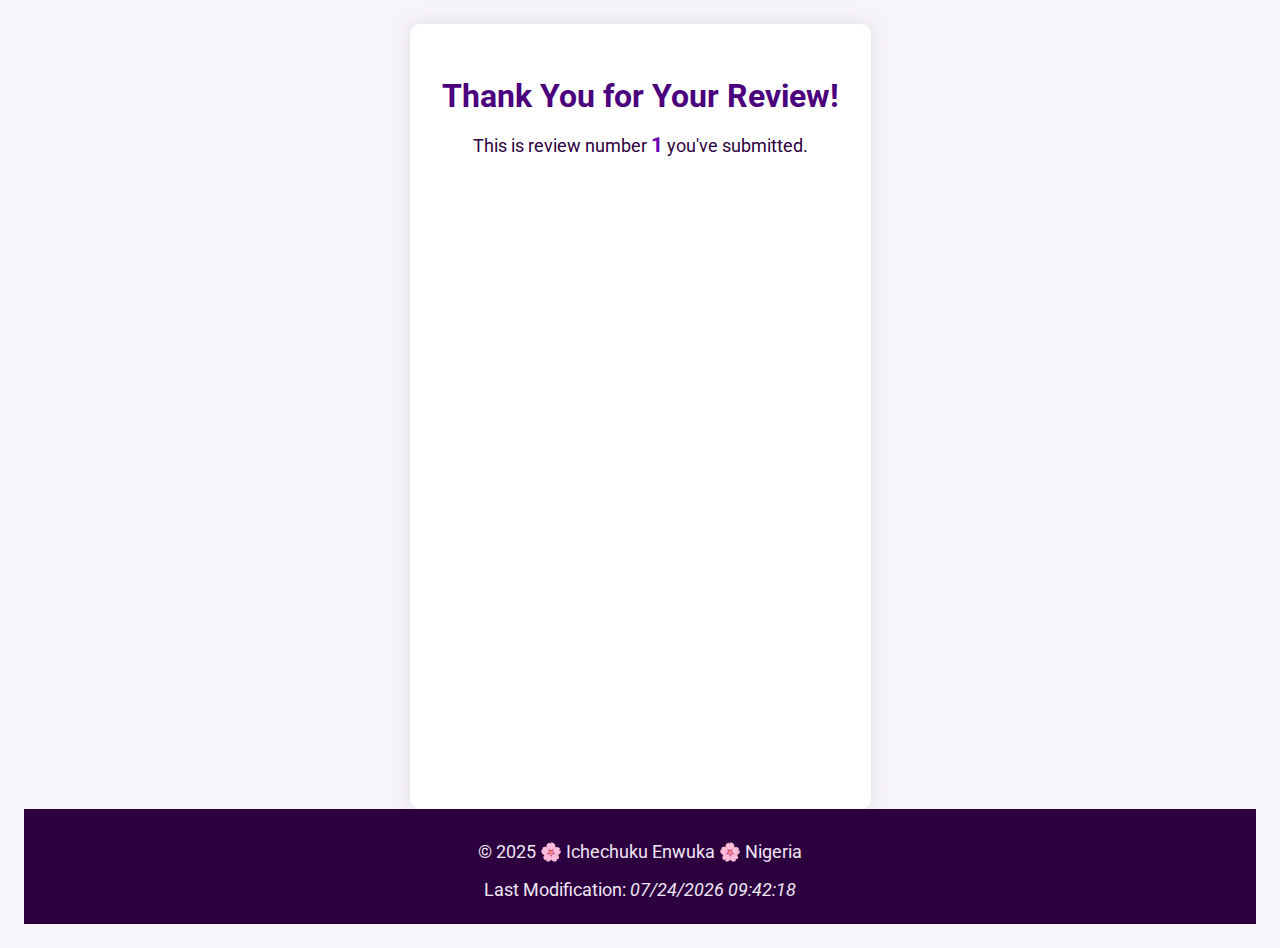
<file: review.html>
<!DOCTYPE html>
<html lang="en">
<head>
  <meta charset="UTF-8">
  <meta name="viewport" content="width=device-width, initial-scale=1.0">
  <title>Review Confirmation</title>
  <link rel="stylesheet" href="styles/review.css" />
  <link href="https://fonts.googleapis.com/css2?family=Roboto:wght@400;700&display=swap" rel="stylesheet">

</head>
<body>
  <main>
    <h1>Thank You for Your Review!</h1>
    <p>This is review number <span id="review-count">...</span> you've submitted.</p>
  </main>

  <footer>
    <p>&copy; 2025 🌸 Ichechuku Enwuka 🌸 Nigeria</p>
    <p>Last Modification: <span id="last-modified"></span></p>
  </footer>

  <script>
    let count = localStorage.getItem("reviewCount") || 0;
    count++;
    localStorage.setItem("reviewCount", count);
    document.getElementById("review-count").textContent = count;
    document.getElementById("last-modified").textContent = document.lastModified;
  </script>
</body>
</html>
</file>
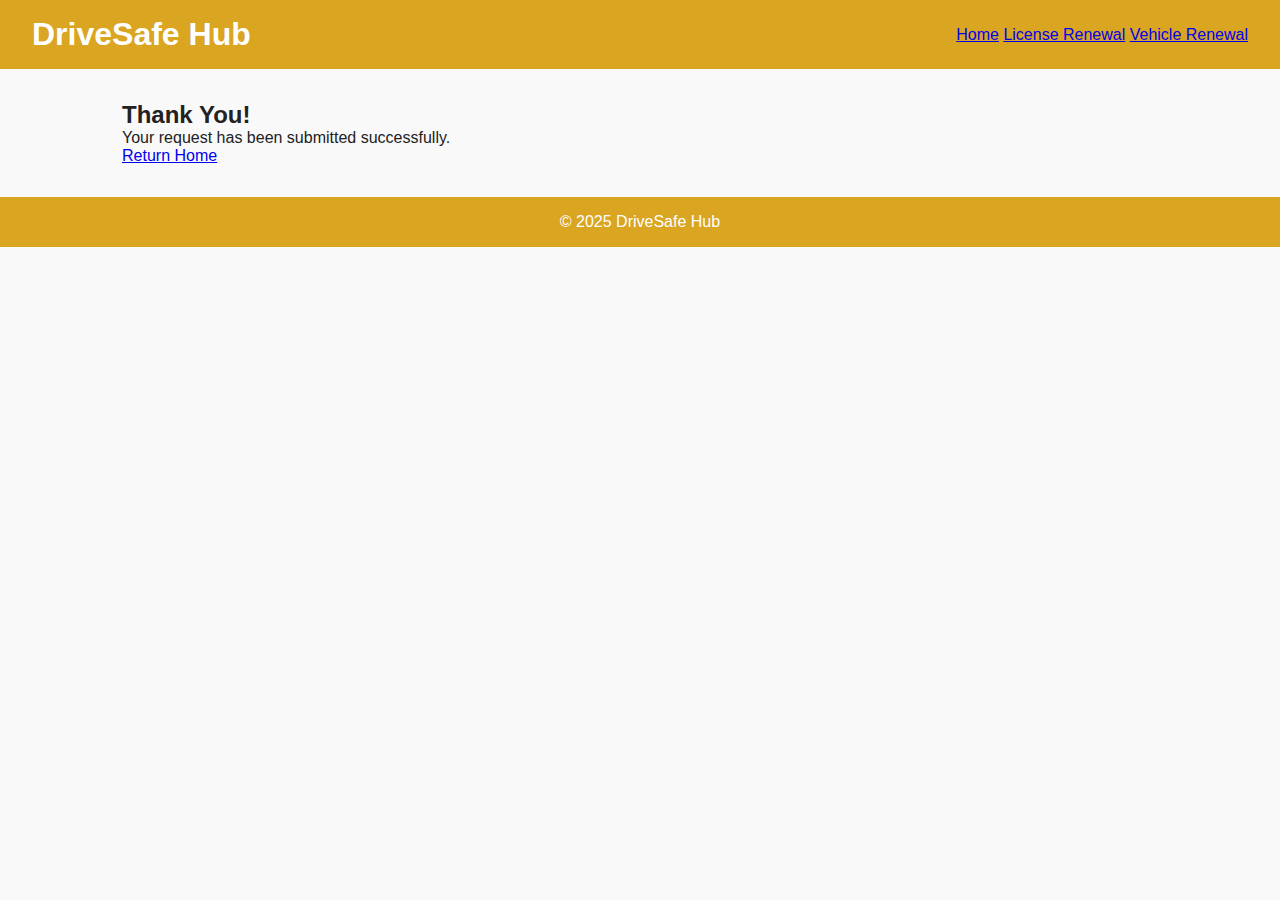
<file: reviews.html>
<!DOCTYPE html>
<html lang="en">
<head>
  <meta charset="UTF-8" />
  <meta name="viewport" content="width=device-width, initial-scale=1.0"/>
  <title>Confirmation | DriveSafe Hub</title>
  <link rel="stylesheet" href="styles/project.css">
</head>
<body>
  <header>
    <h1>DriveSafe Hub</h1>
    <nav>
      <a href="index.html">Home</a>
      <a href="license-renewal.html">License Renewal</a>
      <a href="vehicle-renewal.html">Vehicle Renewal</a>
    </nav>
  </header>

  <main class="confirmation">
    <h2>Thank You!</h2>
    <p>Your request has been submitted successfully.</p>

    <section id="review-details"></section>

    <a href="index.html" class="btn">Return Home</a>
  </main>

  <footer>
    <p>&copy; 2025 DriveSafe Hub</p>
  </footer>

  <script>
    // Display submitted form details from localStorage
    const reviewSection = document.getElementById('review-details');
    const licenseData = JSON.parse(localStorage.getItem('licenseRenewal'));
    const vehicleData = JSON.parse(localStorage.getItem('vehicleRenewal'));

    if (licenseData) {
      reviewSection.innerHTML = `
        <h3>License Renewal Summary</h3>
        <p><strong>Name:</strong> ${licenseData.name}</p>
        <p><strong>License Number:</strong> ${licenseData.licenseNumber}</p>
        <p><strong>Date of Birth:</strong> ${licenseData.dob}</p>
        <p><strong>Expiry:</strong> ${licenseData.expiry}</p>
        <p><strong>Comments:</strong> ${licenseData.comments}</p>
      `;
    } else if (vehicleData) {
      reviewSection.innerHTML = `
        <h3>Vehicle Document Renewal Summary</h3>
        <p><strong>Owner:</strong> ${vehicleData.ownerName}</p>
        <p><strong>Plate Number:</strong> ${vehicleData.plateNumber}</p>
        <p><strong>Vehicle Type:</strong> ${vehicleData.vehicleType}</p>
        <p><strong>Document:</strong> ${vehicleData.docType}</p>
        <p><strong>Remarks:</strong> ${vehicleData.remarks}</p>
      `;
    }
  </script>
</body>
</html>
</file>
<file: iche-project/styles/project.css>
:root {
    --primary-color: #DAA520;
    --secondary-color: #003049;
    --text-color: #222;
    --background-color: #f9f9f9;
    --font-heading: 'Roboto', sans-serif;
    --font-body: 'Open Sans', sans-serif;
  }
  
  * {
    margin: 0;
    padding: 0;
    box-sizing: border-box;
  }
  
  body {
    font-family: var(--font-body);
    background-color: var(--background-color);
    color: var(--text-color);
  }
  
  header {
    background-color: var(--primary-color);
    color: white;
    padding: 1rem 2rem;
    display: flex;
    justify-content: space-between;
    align-items: center;
    position: relative;
  }
  
  .logo {
    max-height: 60px;
  }
  
  nav ul.nav-links {
    display: flex;
    list-style: none;
    gap: 1rem;
  }
  
  nav ul.nav-links a {
    color: white;
    text-decoration: none;
    font-weight: bold;
    padding: 0.5rem 1rem;
    transition: background-color 0.3s;
  }
  
  nav ul.nav-links a:hover,
  nav ul.nav-links a.active {
    background-color: rgba(255, 255, 255, 0.25);
    border-radius: 5px;
  }
  
  .hamburger {
    display: none;
    font-size: 2rem;
    cursor: pointer;
  }
  
  @media (max-width: 768px) {
    .nav-links {
      flex-direction: column;
      background-color: var(--primary-color);
      position: absolute;
      top: 70px;
      right: 0;
      display: none;
      width: 100%;
    }
  
    .nav-links.show {
      display: flex;
    }
  
    .hamburger {
      display: block;
    }
  }
  
  .hero {
    background-image: url('../images/drivershub-heroimage.jpg');
    background-size: cover;
    background-position: center;
    height: 100vh;
    color: white;
    display: flex;
    justify-content: center;
    align-items: center;
    text-align: center;
  }
  
  .hero-text {
    background-color: rgba(0, 0, 0, 0.6);
    padding: 2rem;
    border-radius: 10px;
  }
  
  .cta-button {
    display: inline-block;
    margin-top: 1rem;
    background-color: var(--secondary-color);
    color: #fff;
    padding: 0.75rem 1.5rem;
    text-decoration: none;
    border-radius: 5px;
    font-weight: bold;
  }
  
  .cta-button:hover {
    background-color: #e46b00;
  }
  
  main {
    padding: 2rem;
    max-width: 1100px;
    margin: auto;
  }
  
  .content h2 {
    text-align: center;
    font-family: var(--font-heading);
    margin-bottom: 2rem;
  }
  
  .services-container {
    display: grid;
    grid-template-columns: repeat(auto-fit, minmax(280px, 1fr));
    gap: 2rem;
  }
  
  .service {
    background: white;
    border: 1px solid #ddd;
    padding: 1.5rem;
    border-radius: 10px;
    text-align: center;
    transition: transform 0.3s;
  }
  
  .service:hover {
    transform: translateY(-5px);
    box-shadow: 0 4px 10px rgba(0,0,0,0.1);
  }
  
  footer {
    background-color: var(--primary-color);
    color: white;
    text-align: center;
    padding: 1rem;
  }
  
  footer a {
    color: white;
    text-decoration: underline;
  }
  
  footer a:hover {
    color: #e46b00;
  }

  form#vehicle-form {
    display: grid;
    gap: 1rem;
    background: white;
    padding: 2rem;
    border-radius: 8px;
    box-shadow: 0 2px 10px rgba(0, 0, 0, 0.05);
    max-width: 600px;
    margin: 2rem auto;
  }
  
  form#vehicle-form label {
    display: flex;
    flex-direction: column;
    font-weight: bold;
  }
  
  form#vehicle-form input[type="text"],
  form#vehicle-form input[type="tel"] {
    padding: 0.5rem;
    border-radius: 5px;
    border: 1px solid #ccc;
    font-size: 1rem;
  }
  
  form#vehicle-form input[type="submit"] {
    background-color: var(--secondary-color);
    color: #fff;
    border: none;
    padding: 0.75rem;
    font-size: 1rem;
    border-radius: 5px;
    cursor: pointer;
    transition: background-color 0.3s ease;
  }
  
  form#vehicle-form input[type="submit"]:hover {
    background-color: #005fa3;
  }
  
  .registration-info {
    display: grid;
    gap: 2rem;
    margin-top: 2rem;
  }
  
  .info-card {
    background: #fff;
    border-left: 5px solid var(--primary-color);
    padding: 1.5rem;
    border-radius: 8px;
    box-shadow: 0 2px 10px rgba(0,0,0,0.05);
    transition: transform 0.3s ease;
  }
  
  .info-card:hover {
    transform: translateY(-5px);
  }
  
  .info-card h3 {
    font-size: 1.3rem;
    color: var(--secondary-color);
    margin-bottom: 0.75rem;
  }
  
  .info-card ul {
    list-style: none;
    padding-left: 0;
    line-height: 1.6;
  }
  
  .info-card ul li::before {
    content: '•';
    color: var(--primary-color);
    display: inline-block;
    width: 1em;
    margin-left: -1em;
  }
  
  @media (min-width: 768px) {
    .registration-info {
      grid-template-columns: repeat(3, 1fr);
    }
  }

  h2.form-heading {
    margin-top: 3rem; /* Adds spacing from the top */
    text-align: center;
    font-family: var(--font-heading);
    color: var(--secondary-color);
  }
  
  /* Form Container */
.vehicle-form {
    background-color: #fff;
    padding: 2rem;
    margin-top: 2rem;
    border-radius: 10px;
    box-shadow: 0 4px 10px rgba(0,0,0,0.05);
    max-width: 700px;
    margin-left: auto;
    margin-right: auto;
  }
  
  /* Form Heading */
  .vehicle-form h2 {
    text-align: center;
    font-family: var(--font-heading);
    color: var(--secondary-color);
    margin-bottom: 2rem;
  }
  
  /* Input Groups */
  .vehicle-form label {
    display: block;
    margin-bottom: 0.5rem;
    font-weight: 600;
    font-size: 0.95rem;
    color: #333;
  }
  
  .vehicle-form input[type="text"],
  .vehicle-form input[type="tel"],
  .vehicle-form textarea {
    width: 100%;
    padding: 0.75rem;
    margin-bottom: 1.5rem;
    border: 1px solid #ccc;
    border-radius: 6px;
    font-size: 1rem;
  }
  
  /* Submit Button */
  .vehicle-form input[type="submit"] {
    background-color: var(--secondary-color);
    color: white;
    border: none;
    padding: 0.75rem 2rem;
    font-size: 1rem;
    border-radius: 6px;
    cursor: pointer;
    transition: background-color 0.3s ease;
    display: block;
    margin: auto;
  }
  
  .vehicle-form input[type="submit"]:hover {
    background-color: #e46b00;
  }
  
  /* Responsive Grid Layout (Optional for 2 Columns) */
  @media screen and (min-width: 600px) {
    .vehicle-form .form-grid {
      display: grid;
      grid-template-columns: 1fr 1fr;
      gap: 1.5rem;
    }
  
    .vehicle-form .form-grid .full-width {
      grid-column: span 2;
    }
  }
  
  .form-section {
    background: #f9f9f9;
    padding: 2rem;
    border-radius: 12px;
    margin: 2rem auto;
    max-width: 900px;
    box-shadow: 0 2px 8px rgba(0,0,0,0.1);
  }
  
  .form-grid {
    display: grid;
    grid-template-columns: repeat(auto-fit, minmax(250px, 1fr));
    gap: 1.2rem;
  }
  
  .form-group {
    display: flex;
    flex-direction: column;
  }
  
  .form-group label {
    font-weight: bold;
    margin-bottom: 0.5rem;
  }
  
  .form-group input,
  .form-group select {
    padding: 0.7rem;
    border: 1px solid #ccc;
    border-radius: 6px;
    font-size: 1rem;
  }
  
  .full-width {
    grid-column: 1 / -1;
    text-align: center;
  }
  
  button[type="submit"] {
    padding: 0.8rem 1.5rem;
    background-color: #1f6f8b;
    color: white;
    border: none;
    border-radius: 8px;
    font-size: 1rem;
    cursor: pointer;
  }
  
  button[type="submit"]:hover {
    background-color: #145374;
  }
  
  /* Timeline Cards */
.timeline-section {
    padding: 2rem;
    background-color: #f9fafb;
  }
  .timeline-section h1,
  .timeline-section h2 {
    font-family: 'Roboto', sans-serif;
    color: #1a202c;
  }
  .intro {
    font-size: 1.1rem;
    color: #444;
    margin-bottom: 1.5rem;
  }
  .timeline-card {
    background: #fff;
    padding: 1.5rem;
    margin-bottom: 1rem;
    border-left: 6px solid #f59e0b; /* Warm golden amber */
    ; 

    border-radius: 0.5rem;
    box-shadow: 0 2px 6px rgba(0, 0, 0, 0.05);
    transition: transform 0.2s ease;
  }
  .timeline-card:hover {
    transform: translateY(-5px);
  }
  .timeline-card ul {
    padding-left: 1.2rem;
  }
  .timeline-card p {
    margin-top: 0.5rem;
  }
  .note {
    font-style: italic;
    font-size: 0.95rem;
    color: #4a5568;
  }
  
  /* Form Styling */
  .form-section {
    background-color: #ffffff;
    padding: 2rem;
  }
  .styled-form {
    max-width: 900px;
    margin: 0 auto;
  }
  .form-grid {
    display: grid;
    grid-template-columns: 1fr 1fr;
    gap: 1rem;
  }
  .form-grid label {
    display: flex;
    flex-direction: column;
    font-weight: 600;
    color: #2d3748;
  }
  input, select {
    padding: 0.6rem;
    border: 1px solid #ccc;
    border-radius: 0.3rem;
    font-size: 1rem;
    margin-top: 0.4rem;
  }
  .submit-btn {
    margin-top: 2rem;
    padding: 0.8rem 1.5rem;
    font-size: 1.1rem;
    font-weight: bold;
    background-color: #2b6cb0;
    color: #fff;
    border: none;
    border-radius: 0.4rem;
    cursor: pointer;
    transition: background-color 0.3s ease;
  }
  .submit-btn:hover {
    background-color: #1a436f;
  }
  
  /* Responsive */
  @media (max-width: 768px) {
    .form-grid {
      grid-template-columns: 1fr;
    }
  }
  
/* Scroll Animation */
@keyframes fadeSlideUp {
    0% {
      opacity: 0;
      transform: translateY(40px);
    }
    100% {
      opacity: 1;
      transform: translateY(0);
    }
  }
  
  .fade-slide {
    opacity: 0;
    transform: translateY(40px);
    transition: opacity 0.8s ease-out, transform 0.8s ease-out;
  }
  
  .fade-slide.visible {
    opacity: 1;
    transform: translateY(0);
  }
  
  .contact-hero {
    text-align: center;
    background: #fef3c7;
    padding: 3rem 2rem;
    border-left: 6px solid #f59e0b;
    border-right: 6px solid #f59e0b;
    border-radius: 12px;
    margin: 2rem auto;
    max-width: 800px;
  }
  
  .contact-hero h1 {
    font-size: 2.5rem;
    color: #78350f;
  }
  
  .contact-hero p {
    font-size: 1.1rem;
    margin-top: 0.5rem;
    color: #4b5563;
  }
  
  .contact-form-wrapper {
    max-width: 700px;
    margin: 2rem auto;
    background: #fff8e1;
    border-radius: 12px;
    padding: 2rem;
    box-shadow: 0 4px 8px rgba(0, 0, 0, 0.05);
    border-left: 6px solid #f59e0b;
    border-right: 6px solid #f59e0b;
  }
  
  .contact-form-wrapper form label {
    display: block;
    margin-top: 1rem;
    font-weight: bold;
    color: #78350f;
  }
  
  .contact-form-wrapper input,
  .contact-form-wrapper textarea {
    width: 100%;
    padding: 0.75rem;
    margin-top: 0.3rem;
    border: 1px solid #ccc;
    border-radius: 6px;
    font-family: 'Open Sans', sans-serif;
    font-size: 1rem;
  }
  
  .contact-form-wrapper .gold-button {
    background-color: #f59e0b;
    color: white;
    border: none;
    padding: 0.9rem 1.5rem;
    margin-top: 1.5rem;
    font-size: 1rem;
    font-weight: bold;
    border-radius: 6px;
    cursor: pointer;
    transition: background-color 0.3s ease;
  }
  
  .contact-form-wrapper .gold-button:hover {
    background-color: #d97706;
  }
</file>
<file: styles/project.css>
:root {
    --primary-color: #DAA520;
    --secondary-color: #003049;
    --text-color: #222;
    --background-color: #f9f9f9;
    --font-heading: 'Roboto', sans-serif;
    --font-body: 'Open Sans', sans-serif;
  }
  
  * {
    margin: 0;
    padding: 0;
    box-sizing: border-box;
  }
  
  body {
    font-family: var(--font-body);
    background-color: var(--background-color);
    color: var(--text-color);
  }
  
  header {
    background-color: var(--primary-color);
    color: white;
    padding: 1rem 2rem;
    display: flex;
    justify-content: space-between;
    align-items: center;
    position: relative;
  }
  
  .logo {
    max-height: 60px;
  }
  
  nav ul.nav-links {
    display: flex;
    list-style: none;
    gap: 1rem;
  }
  
  nav ul.nav-links a {
    color: white;
    text-decoration: none;
    font-weight: bold;
    padding: 0.5rem 1rem;
    transition: background-color 0.3s;
  }
  
  nav ul.nav-links a:hover,
  nav ul.nav-links a.active {
    background-color: rgba(255, 255, 255, 0.25);
    border-radius: 5px;
  }
  
  .hamburger {
    display: none;
    font-size: 2rem;
    cursor: pointer;
  }
  
  @media (max-width: 768px) {
    .nav-links {
      flex-direction: column;
      background-color: var(--primary-color);
      position: absolute;
      top: 70px;
      right: 0;
      display: none;
      width: 100%;
    }
  
    .nav-links.show {
      display: flex;
    }
  
    .hamburger {
      display: block;
    }
  }
  
  .hero {
    background-image: url('../images/drivershub-heroimage.jpg');
    background-size: cover;
    background-position: center;
    height: 100vh;
    color: white;
    display: flex;
    justify-content: center;
    align-items: center;
    text-align: center;
  }
  
  .hero-text {
    background-color: rgba(0, 0, 0, 0.6);
    padding: 2rem;
    border-radius: 10px;
  }
  
  .cta-button {
    display: inline-block;
    margin-top: 1rem;
    background-color: var(--secondary-color);
    color: #fff;
    padding: 0.75rem 1.5rem;
    text-decoration: none;
    border-radius: 5px;
    font-weight: bold;
  }
  
  .cta-button:hover {
    background-color: #e46b00;
  }
  
  main {
    padding: 2rem;
    max-width: 1100px;
    margin: auto;
  }
  
  .content h2 {
    text-align: center;
    font-family: var(--font-heading);
    margin-bottom: 2rem;
  }
  
  .services-container {
    display: grid;
    grid-template-columns: repeat(auto-fit, minmax(280px, 1fr));
    gap: 2rem;
  }
  
  .service {
    background: white;
    border: 1px solid #ddd;
    padding: 1.5rem;
    border-radius: 10px;
    text-align: center;
    transition: transform 0.3s;
  }
  
  .service:hover {
    transform: translateY(-5px);
    box-shadow: 0 4px 10px rgba(0,0,0,0.1);
  }
  
  footer {
    background-color: var(--primary-color);
    color: white;
    text-align: center;
    padding: 1rem;
  }
  
  footer a {
    color: white;
    text-decoration: underline;
  }
  
  footer a:hover {
    color: #e46b00;
  }

  form#vehicle-form {
    display: grid;
    gap: 1rem;
    background: white;
    padding: 2rem;
    border-radius: 8px;
    box-shadow: 0 2px 10px rgba(0, 0, 0, 0.05);
    max-width: 600px;
    margin: 2rem auto;
  }
  
  form#vehicle-form label {
    display: flex;
    flex-direction: column;
    font-weight: bold;
  }
  
  form#vehicle-form input[type="text"],
  form#vehicle-form input[type="tel"] {
    padding: 0.5rem;
    border-radius: 5px;
    border: 1px solid #ccc;
    font-size: 1rem;
  }
  
  form#vehicle-form input[type="submit"] {
    background-color: var(--secondary-color);
    color: #fff;
    border: none;
    padding: 0.75rem;
    font-size: 1rem;
    border-radius: 5px;
    cursor: pointer;
    transition: background-color 0.3s ease;
  }
  
  form#vehicle-form input[type="submit"]:hover {
    background-color: #005fa3;
  }
  
  .registration-info {
    display: grid;
    gap: 2rem;
    margin-top: 2rem;
  }
  
  .info-card {
    background: #fff;
    border-left: 5px solid var(--primary-color);
    padding: 1.5rem;
    border-radius: 8px;
    box-shadow: 0 2px 10px rgba(0,0,0,0.05);
    transition: transform 0.3s ease;
  }
  
  .info-card:hover {
    transform: translateY(-5px);
  }
  
  .info-card h3 {
    font-size: 1.3rem;
    color: var(--secondary-color);
    margin-bottom: 0.75rem;
  }
  
  .info-card ul {
    list-style: none;
    padding-left: 0;
    line-height: 1.6;
  }
  
  .info-card ul li::before {
    content: '•';
    color: var(--primary-color);
    display: inline-block;
    width: 1em;
    margin-left: -1em;
  }
  
  @media (min-width: 768px) {
    .registration-info {
      grid-template-columns: repeat(3, 1fr);
    }
  }

  h2.form-heading {
    margin-top: 3rem; /* Adds spacing from the top */
    text-align: center;
    font-family: var(--font-heading);
    color: var(--secondary-color);
  }
  
  /* Form Container */
.vehicle-form {
    background-color: #fff;
    padding: 2rem;
    margin-top: 2rem;
    border-radius: 10px;
    box-shadow: 0 4px 10px rgba(0,0,0,0.05);
    max-width: 700px;
    margin-left: auto;
    margin-right: auto;
  }
  
  /* Form Heading */
  .vehicle-form h2 {
    text-align: center;
    font-family: var(--font-heading);
    color: var(--secondary-color);
    margin-bottom: 2rem;
  }
  
  /* Input Groups */
  .vehicle-form label {
    display: block;
    margin-bottom: 0.5rem;
    font-weight: 600;
    font-size: 0.95rem;
    color: #333;
  }
  
  .vehicle-form input[type="text"],
  .vehicle-form input[type="tel"],
  .vehicle-form textarea {
    width: 100%;
    padding: 0.75rem;
    margin-bottom: 1.5rem;
    border: 1px solid #ccc;
    border-radius: 6px;
    font-size: 1rem;
  }
  
  /* Submit Button */
  .vehicle-form input[type="submit"] {
    background-color: var(--secondary-color);
    color: white;
    border: none;
    padding: 0.75rem 2rem;
    font-size: 1rem;
    border-radius: 6px;
    cursor: pointer;
    transition: background-color 0.3s ease;
    display: block;
    margin: auto;
  }
  
  .vehicle-form input[type="submit"]:hover {
    background-color: #e46b00;
  }
  
  /* Responsive Grid Layout (Optional for 2 Columns) */
  @media screen and (min-width: 600px) {
    .vehicle-form .form-grid {
      display: grid;
      grid-template-columns: 1fr 1fr;
      gap: 1.5rem;
    }
  
    .vehicle-form .form-grid .full-width {
      grid-column: span 2;
    }
  }
  
  .form-section {
    background: #f9f9f9;
    padding: 2rem;
    border-radius: 12px;
    margin: 2rem auto;
    max-width: 900px;
    box-shadow: 0 2px 8px rgba(0,0,0,0.1);
  }
  
  .form-grid {
    display: grid;
    grid-template-columns: repeat(auto-fit, minmax(250px, 1fr));
    gap: 1.2rem;
  }
  
  .form-group {
    display: flex;
    flex-direction: column;
  }
  
  .form-group label {
    font-weight: bold;
    margin-bottom: 0.5rem;
  }
  
  .form-group input,
  .form-group select {
    padding: 0.7rem;
    border: 1px solid #ccc;
    border-radius: 6px;
    font-size: 1rem;
  }
  
  .full-width {
    grid-column: 1 / -1;
    text-align: center;
  }
  
  button[type="submit"] {
    padding: 0.8rem 1.5rem;
    background-color: #1f6f8b;
    color: white;
    border: none;
    border-radius: 8px;
    font-size: 1rem;
    cursor: pointer;
  }
  
  button[type="submit"]:hover {
    background-color: #145374;
  }
  
  /* Timeline Cards */
.timeline-section {
    padding: 2rem;
    background-color: #f9fafb;
  }
  .timeline-section h1,
  .timeline-section h2 {
    font-family: 'Roboto', sans-serif;
    color: #1a202c;
  }
  .intro {
    font-size: 1.1rem;
    color: #444;
    margin-bottom: 1.5rem;
  }
  .timeline-card {
    background: #fff;
    padding: 1.5rem;
    margin-bottom: 1rem;
    border-left: 6px solid #f59e0b; /* Warm golden amber */
    ; 

    border-radius: 0.5rem;
    box-shadow: 0 2px 6px rgba(0, 0, 0, 0.05);
    transition: transform 0.2s ease;
  }
  .timeline-card:hover {
    transform: translateY(-5px);
  }
  .timeline-card ul {
    padding-left: 1.2rem;
  }
  .timeline-card p {
    margin-top: 0.5rem;
  }
  .note {
    font-style: italic;
    font-size: 0.95rem;
    color: #4a5568;
  }
  
  /* Form Styling */
  .form-section {
    background-color: #ffffff;
    padding: 2rem;
  }
  .styled-form {
    max-width: 900px;
    margin: 0 auto;
  }
  .form-grid {
    display: grid;
    grid-template-columns: 1fr 1fr;
    gap: 1rem;
  }
  .form-grid label {
    display: flex;
    flex-direction: column;
    font-weight: 600;
    color: #2d3748;
  }
  input, select {
    padding: 0.6rem;
    border: 1px solid #ccc;
    border-radius: 0.3rem;
    font-size: 1rem;
    margin-top: 0.4rem;
  }
  .submit-btn {
    margin-top: 2rem;
    padding: 0.8rem 1.5rem;
    font-size: 1.1rem;
    font-weight: bold;
    background-color: #2b6cb0;
    color: #fff;
    border: none;
    border-radius: 0.4rem;
    cursor: pointer;
    transition: background-color 0.3s ease;
  }
  .submit-btn:hover {
    background-color: #1a436f;
  }
  
  /* Responsive */
  @media (max-width: 768px) {
    .form-grid {
      grid-template-columns: 1fr;
    }
  }
  
/* Scroll Animation */
@keyframes fadeSlideUp {
    0% {
      opacity: 0;
      transform: translateY(40px);
    }
    100% {
      opacity: 1;
      transform: translateY(0);
    }
  }
  
  .fade-slide {
    opacity: 0;
    transform: translateY(40px);
    transition: opacity 0.8s ease-out, transform 0.8s ease-out;
  }
  
  .fade-slide.visible {
    opacity: 1;
    transform: translateY(0);
  }
  
  .contact-hero {
    text-align: center;
    background: #fef3c7;
    padding: 3rem 2rem;
    border-left: 6px solid #f59e0b;
    border-right: 6px solid #f59e0b;
    border-radius: 12px;
    margin: 2rem auto;
    max-width: 800px;
  }
  
  .contact-hero h1 {
    font-size: 2.5rem;
    color: #78350f;
  }
  
  .contact-hero p {
    font-size: 1.1rem;
    margin-top: 0.5rem;
    color: #4b5563;
  }
  
  .contact-form-wrapper {
    max-width: 700px;
    margin: 2rem auto;
    background: #fff8e1;
    border-radius: 12px;
    padding: 2rem;
    box-shadow: 0 4px 8px rgba(0, 0, 0, 0.05);
    border-left: 6px solid #f59e0b;
    border-right: 6px solid #f59e0b;
  }
  
  .contact-form-wrapper form label {
    display: block;
    margin-top: 1rem;
    font-weight: bold;
    color: #78350f;
  }
  
  .contact-form-wrapper input,
  .contact-form-wrapper textarea {
    width: 100%;
    padding: 0.75rem;
    margin-top: 0.3rem;
    border: 1px solid #ccc;
    border-radius: 6px;
    font-family: 'Open Sans', sans-serif;
    font-size: 1rem;
  }
  
  .contact-form-wrapper .gold-button {
    background-color: #f59e0b;
    color: white;
    border: none;
    padding: 0.9rem 1.5rem;
    margin-top: 1.5rem;
    font-size: 1rem;
    font-weight: bold;
    border-radius: 6px;
    cursor: pointer;
    transition: background-color 0.3s ease;
  }
  
  .contact-form-wrapper .gold-button:hover {
    background-color: #d97706;
  }
</file>
<file: styles/form.css>
body {
    font-family: 'Roboto', sans-serif;
    background-color: #f4f1f8;
    margin: 0;
    padding: 1rem;
    color: #333;
  }
  
  main {
    max-width: 500px;
    margin: auto;
    background: #e6dee9;
    padding: 1.5rem;
    border-radius: 10px;
    box-shadow: 0 0 10px #aaa;
  }
  
  h1 {
    text-align: center;
    color: #2c003e;
  }
  
  form {
    display: flex;
    flex-direction: column;
  }
  
  label {
    margin-top: 1rem;
    font-weight: 700;
  }
  
  .required::after {
    content: "*";
    color: red;
    margin-left: 4px;
  }
  
  .optional {
    font-size: 0.85em;
    color: #555;
  }
  
  input[type="text"],
  input[type="date"],
  select,
  textarea {
    width: 100%;
    padding: 0.5rem;
    margin-top: 0.3rem;
    border: 1px solid #ccc;
    border-radius: 4px;
  }
  
  fieldset {
    border: none;
    margin-top: 1rem;
  }
  
  input[type="submit"] {
    margin-top: 2rem;
    background: #2c003e;
    color: white;
    font-weight: bold;
    padding: 0.75rem;
    border: none;
    border-radius: 5px;
    cursor: pointer;
  }
  
  input[type="submit"]:hover {
    background: #470c70;
  }
  
  footer {
    text-align: center;
    font-size: 0.8rem;
    margin-top: 2rem;
  }
</file>
<file: styles/place.css>
:root {
  --primary-color: #d32f2f;
  --secondary-color: #388e3c;
  --text-color: #212121;
  --background-color: #fafafa;
  --font-family: 'Poppins', sans-serif;
}

body {
  font-family: var(--font-family);
  color: var(--text-color);
  background-color: var(--background-color);
  margin: 0;
  padding: 0;
  line-height: 1.6;
  text-align: center;
}

header {
  background-color: var(--primary-color);
  color: #fff;
  padding: 1rem;
}

#place-title {
  margin: 0;
  font-size: 2rem;
}

.icon {
  color: yellow;
  font-size: 1.5rem;
  display: none;
}

.hero picture,
.hero img {
  width: 100%;
  display: block;
  height: auto;
}

.data,
.weather {
  background: #fff;
  padding: 1.5rem;
  margin: 1rem auto;
  width: 90%;
  max-width: 600px;
  border-radius: 12px;
  box-shadow: 0 4px 12px rgba(0, 0, 0, 0.1);
  text-align: left;
}

h2 {
  color: var(--secondary-color);
  margin-top: 0;
}

.weather-icon-svg {
  display: inline-block;
  vertical-align: middle;
}

.weather-emoticon {
  display: none;
  font-size: 1.5rem;
}

footer {
  background-color: var(--primary-color);
  color: white;
  padding: 1rem;
  margin-top: 2rem;
  font-size: 0.9rem;
}

/* Responsive Design */
@media (min-width: 768px) {
  .icon {
      display: inline;
  }

  .weather-emoticon {
      display: inline;
  }

  .weather-icon-svg {
      display: none;
  }
}

h2::after {
  content: "";
  display: block;
  width: 60px;
  height: 4px;
  background-color: var(--secondary-color);
  margin: 0.5rem auto 1rem;
  border-radius: 4px;
}
</file>
<file: styles/review.css>
/* Use the same Google Font for consistency */
@import url('https://fonts.googleapis.com/css2?family=Roboto:wght@400;700&display=swap');

body {
  font-family: 'Roboto', sans-serif;
  margin: 0;
  padding: 1.5rem;
  background-color: #f8f5fa;
  color: #2c003e;
  display: flex;
  flex-direction: column;
  min-height: 100vh;
}

main {
  flex: 1;
  max-width: 600px;
  margin: auto;
  background: #ffffff;
  padding: 2rem;
  border-radius: 10px;
  box-shadow: 0 0 20px rgba(90, 70, 110, 0.15);
  text-align: center;
}

h1 {
  font-size: 2rem;
  margin-bottom: 1rem;
  color: #4b007d;
}

p {
  font-size: 1.1rem;
  margin-bottom: 0.5rem;
}

#review-count {
  font-weight: bold;
  color: #6a00b3;
  font-size: 1.3rem;
}

footer {
  background-color: #2c003e;
  color: #f0e6f6;
  text-align: center;
  padding: 1rem 0;
  font-size: 0.9rem;
}

footer span {
  font-style: italic;
}

@media (max-width: 600px) {
  main {
    padding: 1rem;
  }

  h1 {
    font-size: 1.5rem;
  }

  p {
    font-size: 1rem;
  }
}
</file>
